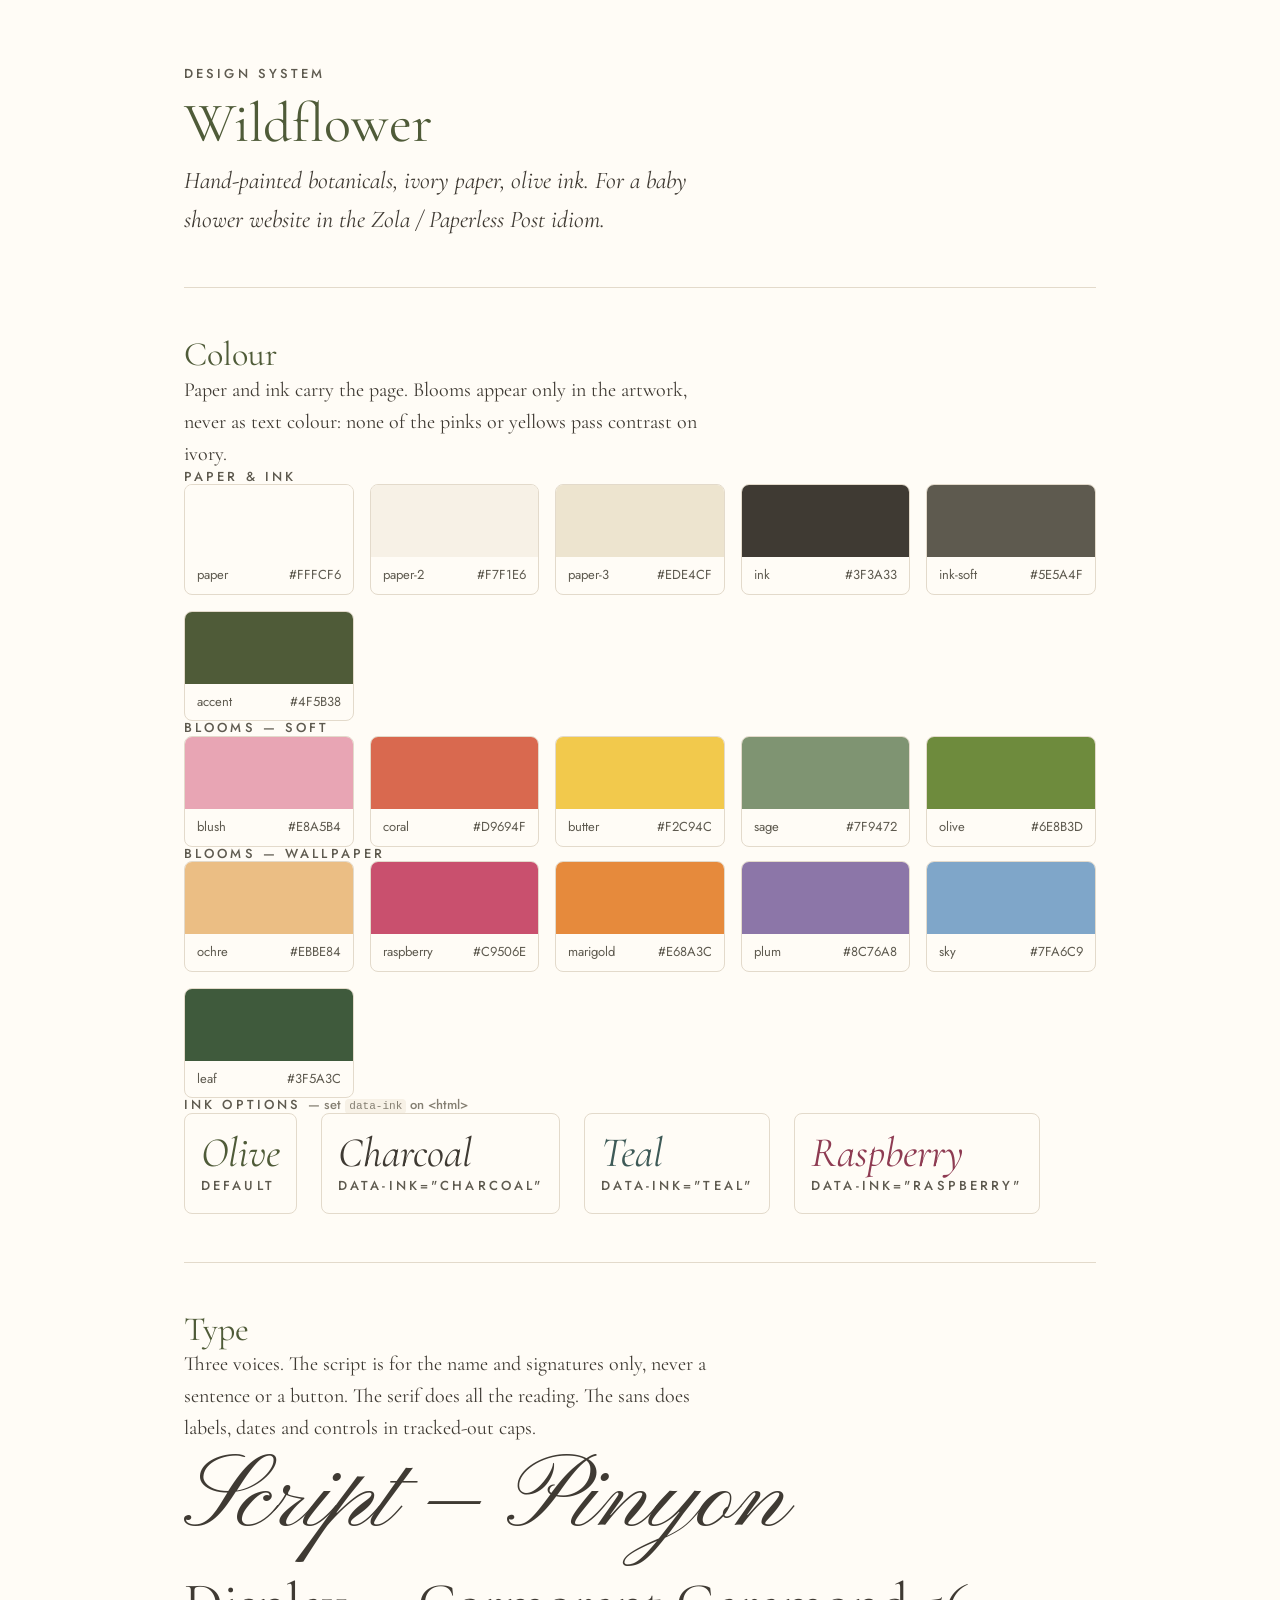
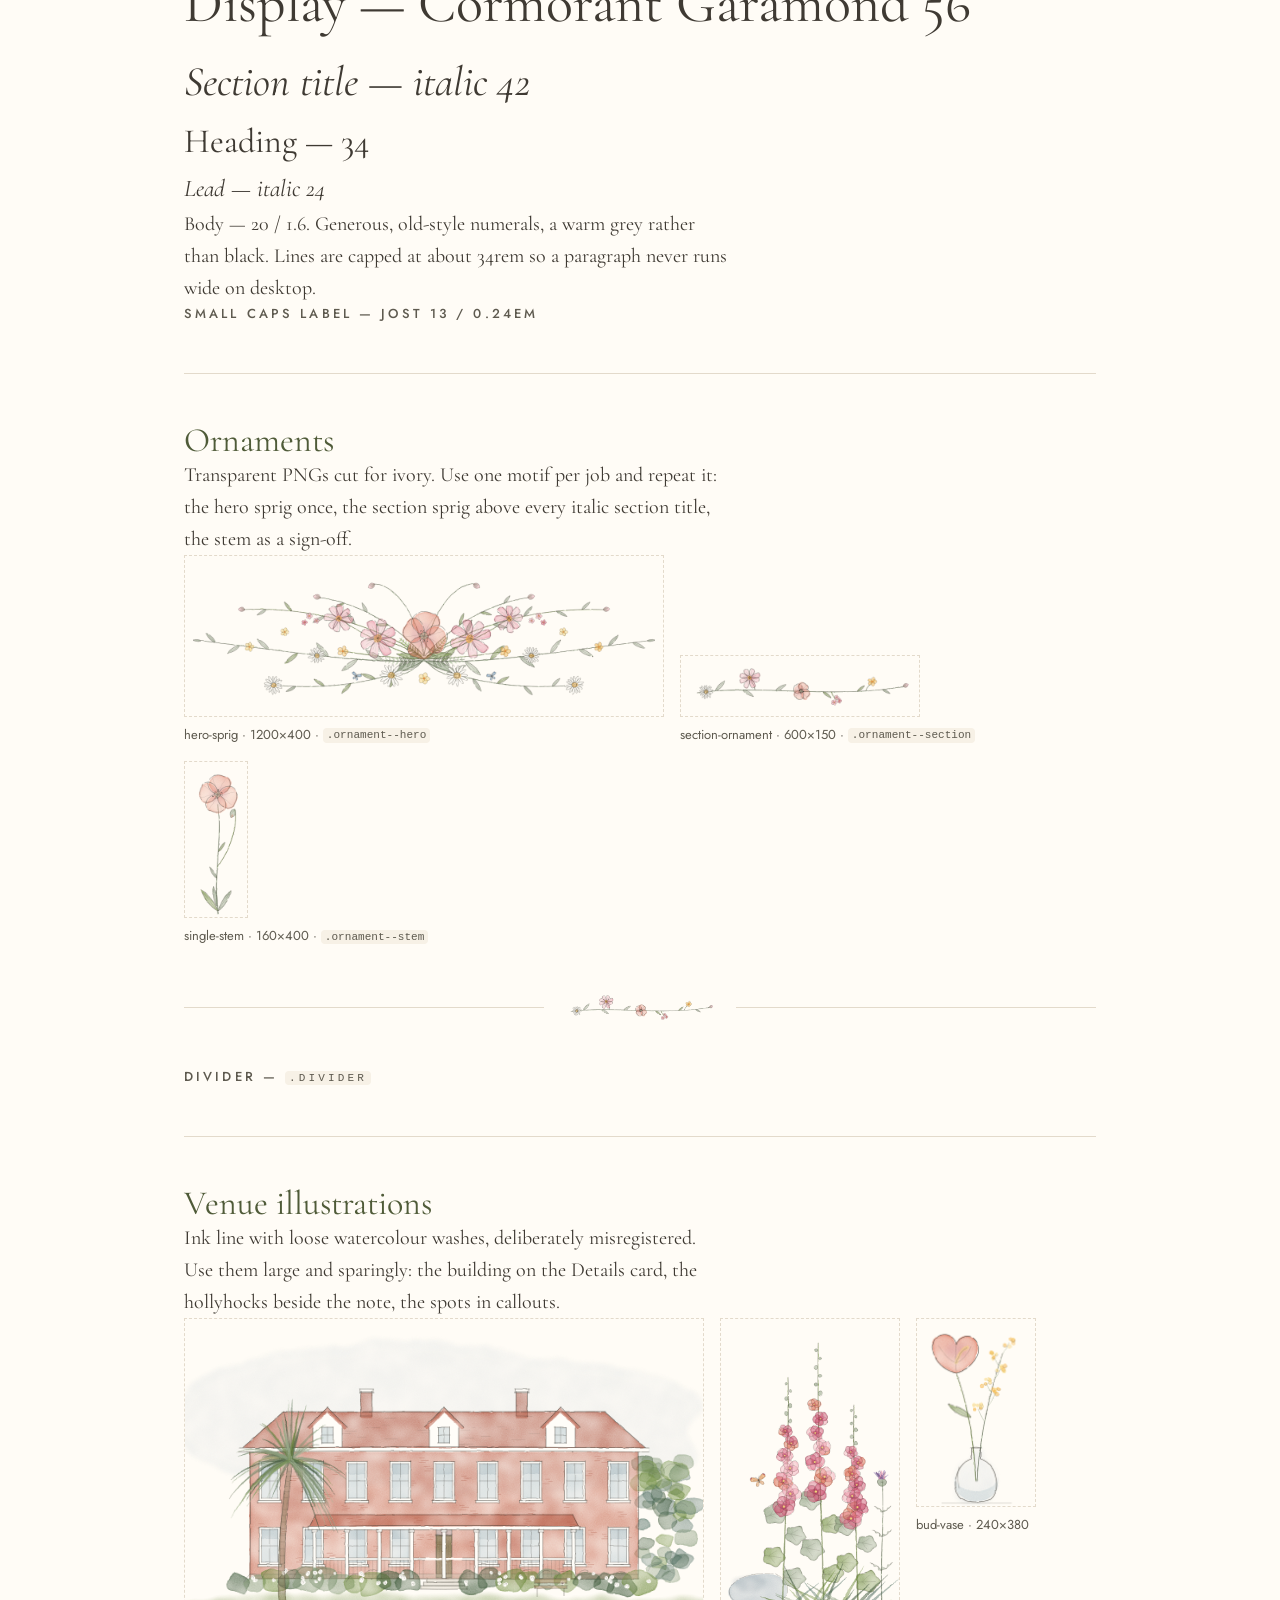
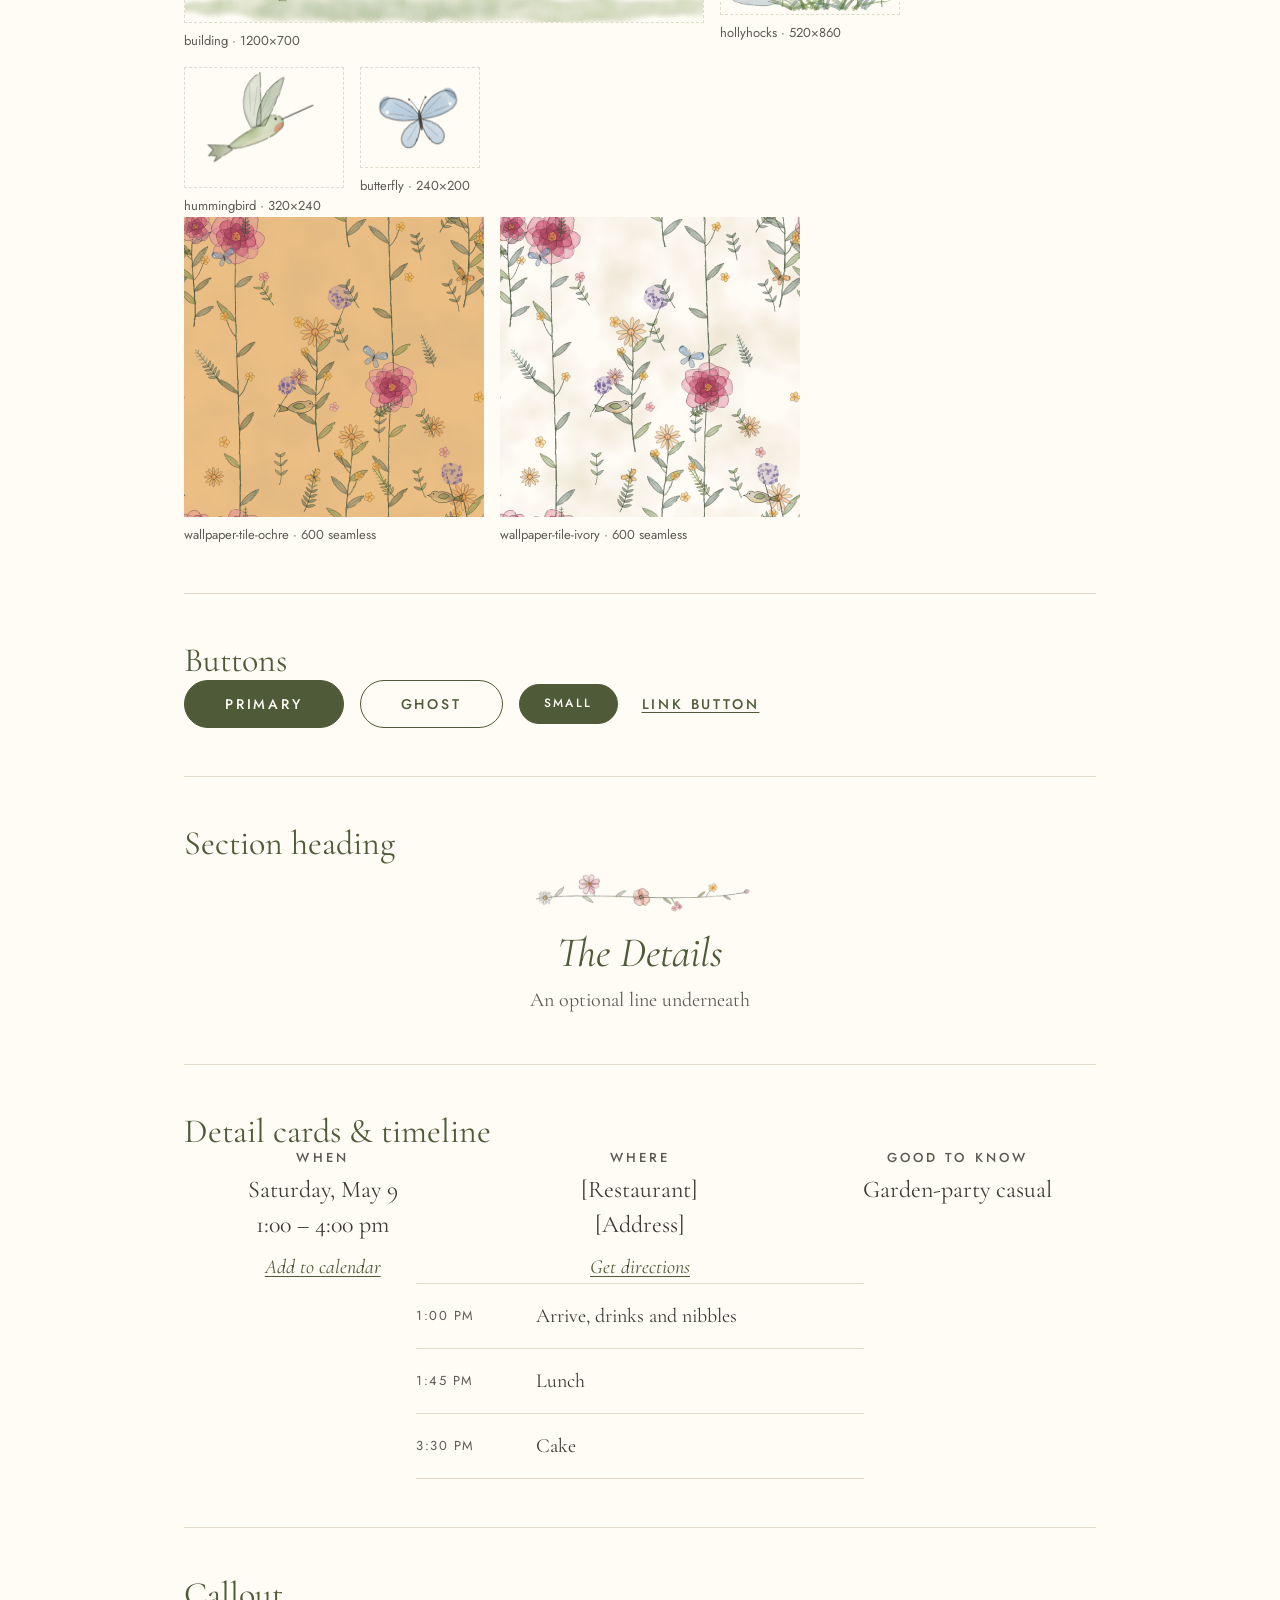
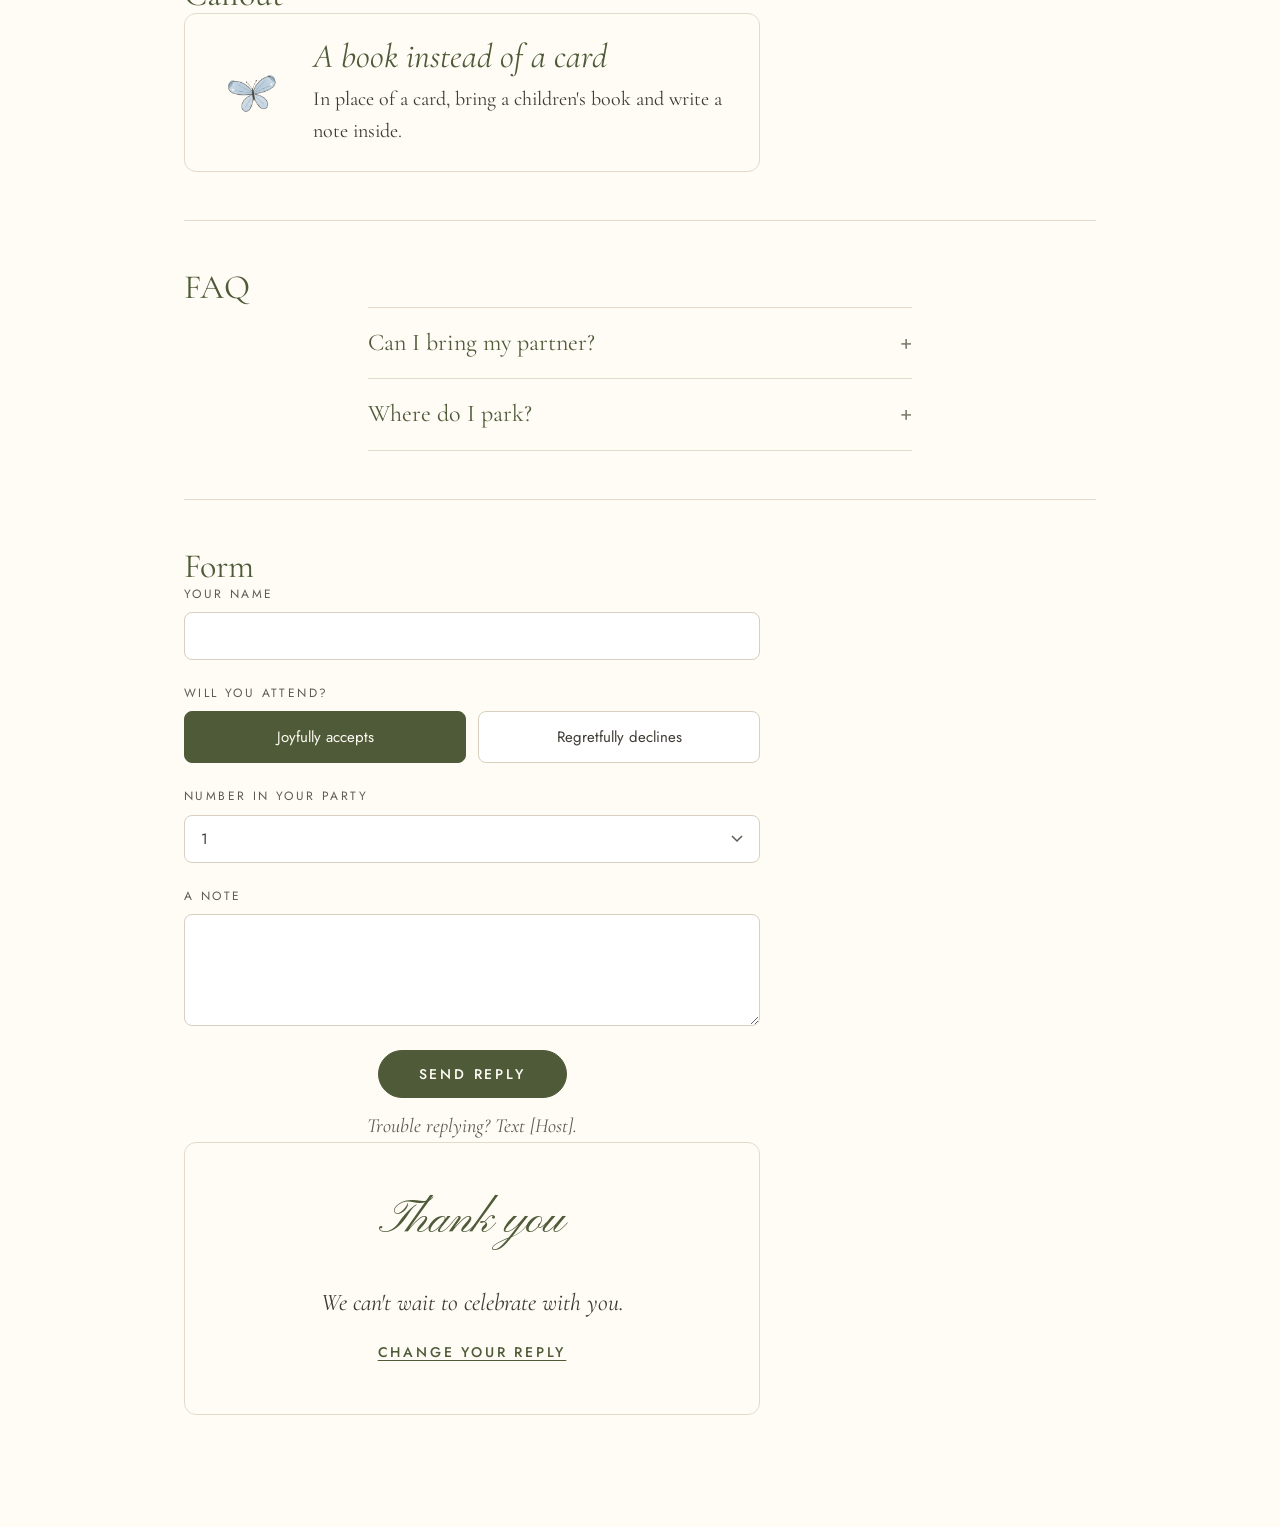
<file: design/index.html>
<!doctype html>
<html lang="en">
<head>
<meta charset="utf-8">
<meta name="viewport" content="width=device-width, initial-scale=1">
<title>Wildflower design system</title>
<link rel="preconnect" href="https://fonts.googleapis.com">
<link rel="preconnect" href="https://fonts.gstatic.com" crossorigin>
<link href="https://fonts.googleapis.com/css2?family=Cormorant+Garamond:ital,wght@0,400;0,500;1,400&family=Jost:wght@400;500&family=Pinyon+Script&display=swap" rel="stylesheet">
<link rel="stylesheet" href="tokens.css">
<link rel="stylesheet" href="base.css">
<link rel="stylesheet" href="components.css">
<style>
  .sg-section { padding-block: var(--space-12); border-top: 1px solid var(--rule); }
  .sg-grid { display: grid; grid-template-columns: repeat(auto-fill, minmax(150px, 1fr)); gap: var(--space-4); }
  .swatch { border-radius: var(--radius-sm); overflow: hidden; border: 1px solid var(--rule); font-family: var(--font-sans); font-size: 0.8125rem; }
  .swatch__chip { height: 72px; }
  .swatch__meta { padding: var(--space-2) var(--space-3); display: flex; justify-content: space-between; color: var(--ink-soft); }
  .sg-row { display: flex; flex-wrap: wrap; gap: var(--space-4); align-items: center; }
  .sg-asset { display: flex; flex-direction: column; gap: var(--space-2); font-family: var(--font-sans); font-size: 0.8125rem; color: var(--ink-soft); }
  .sg-asset img { border: 1px dashed var(--rule); }
  code { font-family: ui-monospace, Menlo, monospace; font-size: 0.85em; background: var(--paper-2); padding: 0.1em 0.35em; border-radius: 4px; }
  .sg-ink { display: flex; gap: var(--space-6); flex-wrap: wrap; }
  .sg-ink > div { padding: var(--space-4); border: 1px solid var(--rule); border-radius: var(--radius-sm); }
</style>
</head>
<body>
<main class="wrap stack" style="--stack-gap: 0; padding-block: var(--space-16)">
  <header class="stack stack--tight" style="padding-bottom: var(--space-12)">
    <p class="t-caps">Design system</p>
    <h1 class="t-display">Wildflower</h1>
    <p class="t-lead measure">Hand-painted botanicals, ivory paper, olive ink. For a baby shower website in the Zola / Paperless Post idiom.</p>
  </header>

  <section class="sg-section stack">
    <h2 class="t-heading">Colour</h2>
    <p class="measure">Paper and ink carry the page. Blooms appear only in the artwork, never as text colour: none of the pinks or yellows pass contrast on ivory.</p>
    <h3 class="t-caps">Paper &amp; ink</h3>
    <div class="sg-grid">
      <div class="swatch"><div class="swatch__chip" style="background: var(--paper)"></div><div class="swatch__meta"><span>paper</span><span>#FFFCF6</span></div></div>
      <div class="swatch"><div class="swatch__chip" style="background: var(--paper-2)"></div><div class="swatch__meta"><span>paper-2</span><span>#F7F1E6</span></div></div>
      <div class="swatch"><div class="swatch__chip" style="background: var(--paper-3)"></div><div class="swatch__meta"><span>paper-3</span><span>#EDE4CF</span></div></div>
      <div class="swatch"><div class="swatch__chip" style="background: var(--ink)"></div><div class="swatch__meta"><span>ink</span><span>#3F3A33</span></div></div>
      <div class="swatch"><div class="swatch__chip" style="background: var(--ink-soft)"></div><div class="swatch__meta"><span>ink-soft</span><span>#5E5A4F</span></div></div>
      <div class="swatch"><div class="swatch__chip" style="background: var(--accent)"></div><div class="swatch__meta"><span>accent</span><span>#4F5B38</span></div></div>
    </div>
    <h3 class="t-caps">Blooms — soft</h3>
    <div class="sg-grid">
      <div class="swatch"><div class="swatch__chip" style="background: var(--blush)"></div><div class="swatch__meta"><span>blush</span><span>#E8A5B4</span></div></div>
      <div class="swatch"><div class="swatch__chip" style="background: var(--coral)"></div><div class="swatch__meta"><span>coral</span><span>#D9694F</span></div></div>
      <div class="swatch"><div class="swatch__chip" style="background: var(--butter)"></div><div class="swatch__meta"><span>butter</span><span>#F2C94C</span></div></div>
      <div class="swatch"><div class="swatch__chip" style="background: var(--sage)"></div><div class="swatch__meta"><span>sage</span><span>#7F9472</span></div></div>
      <div class="swatch"><div class="swatch__chip" style="background: var(--olive)"></div><div class="swatch__meta"><span>olive</span><span>#6E8B3D</span></div></div>
    </div>
    <h3 class="t-caps">Blooms — wallpaper</h3>
    <div class="sg-grid">
      <div class="swatch"><div class="swatch__chip" style="background: var(--wp-ochre)"></div><div class="swatch__meta"><span>ochre</span><span>#EBBE84</span></div></div>
      <div class="swatch"><div class="swatch__chip" style="background: var(--wp-raspberry)"></div><div class="swatch__meta"><span>raspberry</span><span>#C9506E</span></div></div>
      <div class="swatch"><div class="swatch__chip" style="background: var(--wp-marigold)"></div><div class="swatch__meta"><span>marigold</span><span>#E68A3C</span></div></div>
      <div class="swatch"><div class="swatch__chip" style="background: var(--wp-plum)"></div><div class="swatch__meta"><span>plum</span><span>#8C76A8</span></div></div>
      <div class="swatch"><div class="swatch__chip" style="background: var(--wp-sky)"></div><div class="swatch__meta"><span>sky</span><span>#7FA6C9</span></div></div>
      <div class="swatch"><div class="swatch__chip" style="background: var(--wp-leaf)"></div><div class="swatch__meta"><span>leaf</span><span>#3F5A3C</span></div></div>
    </div>
    <h3 class="t-caps">Ink options <span class="t-mute" style="text-transform: none; letter-spacing: 0">— set <code>data-ink</code> on &lt;html&gt;</span></h3>
    <div class="sg-ink">
      <div><h2 class="t-title">Olive</h2><p class="t-caps">default</p></div>
      <div data-ink="charcoal"><h2 class="t-title">Charcoal</h2><p class="t-caps">data-ink="charcoal"</p></div>
      <div data-ink="teal"><h2 class="t-title">Teal</h2><p class="t-caps">data-ink="teal"</p></div>
      <div data-ink="raspberry"><h2 class="t-title">Raspberry</h2><p class="t-caps">data-ink="raspberry"</p></div>
    </div>
  </section>

  <section class="sg-section stack">
    <h2 class="t-heading">Type</h2>
    <p class="measure">Three voices. The script is for the name and signatures only, never a sentence or a button. The serif does all the reading. The sans does labels, dates and controls in tracked-out caps.</p>
    <p class="t-script">Script — Pinyon</p>
    <p class="t-display">Display — Cormorant Garamond 56</p>
    <p class="t-title">Section title — italic 42</p>
    <p class="t-heading">Heading — 34</p>
    <p class="t-lead">Lead — italic 24</p>
    <p class="t-body measure">Body — 20 / 1.6. Generous, old-style numerals, a warm grey rather than black. Lines are capped at about 34rem so a paragraph never runs wide on desktop.</p>
    <p class="t-caps">Small caps label — Jost 13 / 0.24em</p>
  </section>

  <section class="sg-section stack">
    <h2 class="t-heading">Ornaments</h2>
    <p class="measure">Transparent PNGs cut for ivory. Use one motif per job and repeat it: the hero sprig once, the section sprig above every italic section title, the stem as a sign-off.</p>
    <div class="sg-row" style="align-items: flex-end">
      <div class="sg-asset"><img src="../assets/ornaments/hero-sprig.png" alt="" style="width: 480px"><span>hero-sprig · 1200×400 · <code>.ornament--hero</code></span></div>
      <div class="sg-asset"><img src="../assets/ornaments/section-ornament.png" alt="" style="width: 240px"><span>section-ornament · 600×150 · <code>.ornament--section</code></span></div>
      <div class="sg-asset"><img src="../assets/ornaments/single-stem.png" alt="" style="width: 64px"><span>single-stem · 160×400 · <code>.ornament--stem</code></span></div>
    </div>
    <div class="divider"><img class="ornament ornament--section" src="../assets/ornaments/section-ornament.png" alt=""></div>
    <p class="t-caps">Divider — <code>.divider</code></p>
  </section>

  <section class="sg-section stack">
    <h2 class="t-heading">Venue illustrations</h2>
    <p class="measure">Ink line with loose watercolour washes, deliberately misregistered. Use them large and sparingly: the building on the Details card, the hollyhocks beside the note, the spots in callouts.</p>
    <div class="sg-row" style="align-items: flex-start">
      <div class="sg-asset"><img src="../assets/illustrations/building.png" alt="" style="width: 520px"><span>building · 1200×700</span></div>
      <div class="sg-asset"><img src="../assets/illustrations/hollyhocks.png" alt="" style="width: 180px"><span>hollyhocks · 520×860</span></div>
      <div class="sg-asset"><img src="../assets/illustrations/bud-vase.png" alt="" style="width: 120px"><span>bud-vase · 240×380</span></div>
      <div class="sg-asset"><img src="../assets/illustrations/hummingbird.png" alt="" style="width: 160px"><span>hummingbird · 320×240</span></div>
      <div class="sg-asset"><img src="../assets/illustrations/butterfly.png" alt="" style="width: 120px"><span>butterfly · 240×200</span></div>
    </div>
    <div class="sg-row" style="align-items: flex-start">
      <div class="sg-asset"><div style="width: 300px; height: 300px; background: url('../assets/illustrations/wallpaper-tile-ochre.png') 0 0 / 300px"></div><span>wallpaper-tile-ochre · 600 seamless</span></div>
      <div class="sg-asset"><div style="width: 300px; height: 300px; background: url('../assets/illustrations/wallpaper-tile-ivory.png') 0 0 / 300px"></div><span>wallpaper-tile-ivory · 600 seamless</span></div>
    </div>
  </section>

  <section class="sg-section stack">
    <h2 class="t-heading">Buttons</h2>
    <div class="sg-row">
      <a class="btn" href="#">Primary</a>
      <a class="btn btn--ghost" href="#">Ghost</a>
      <a class="btn btn--small" href="#">Small</a>
      <button class="btn btn--link" type="button">Link button</button>
    </div>
  </section>

  <section class="sg-section stack">
    <h2 class="t-heading">Section heading</h2>
    <div class="section-head">
      <img class="ornament ornament--section" src="../assets/ornaments/section-ornament.png" alt="">
      <h2 class="t-title">The Details</h2>
      <p class="section-head__sub">An optional line underneath</p>
    </div>
  </section>

  <section class="sg-section stack">
    <h2 class="t-heading">Detail cards &amp; timeline</h2>
    <div class="details">
      <div class="detail"><h3 class="t-caps">When</h3><p class="detail__value">Saturday, May 9<br>1:00 – 4:00 pm</p><a class="detail__link" href="#">Add to calendar</a></div>
      <div class="detail"><h3 class="t-caps">Where</h3><p class="detail__value">[Restaurant]<br>[Address]</p><a class="detail__link" href="#">Get directions</a></div>
      <div class="detail"><h3 class="t-caps">Good to know</h3><p class="detail__value">Garden-party casual</p></div>
    </div>
    <ol class="timeline">
      <li class="timeline__item"><span class="timeline__time">1:00 pm</span><span class="timeline__what">Arrive, drinks and nibbles</span></li>
      <li class="timeline__item"><span class="timeline__time">1:45 pm</span><span class="timeline__what">Lunch</span></li>
      <li class="timeline__item"><span class="timeline__time">3:30 pm</span><span class="timeline__what">Cake</span></li>
    </ol>
  </section>

  <section class="sg-section stack">
    <h2 class="t-heading">Callout</h2>
    <div class="callout">
      <img class="callout__art" src="../assets/illustrations/butterfly.png" alt="">
      <div class="stack stack--tight"><h3 class="callout__title">A book instead of a card</h3><p>In place of a card, bring a children's book and write a note inside.</p></div>
    </div>
  </section>

  <section class="sg-section stack">
    <h2 class="t-heading">FAQ</h2>
    <div class="faq">
      <details class="faq__item"><summary class="faq__q">Can I bring my partner?</summary><div class="faq__a">Yes, everyone's welcome.</div></details>
      <details class="faq__item"><summary class="faq__q">Where do I park?</summary><div class="faq__a">Street parking, or the lot behind the building.</div></details>
    </div>
  </section>

  <section class="sg-section stack">
    <h2 class="t-heading">Form</h2>
    <form class="form" style="max-width: 36rem" onsubmit="return false">
      <div class="field"><label class="field__label" for="d-name">Your name</label><input class="input" id="d-name" type="text"></div>
      <fieldset class="field"><legend class="field__label">Will you attend?</legend>
        <div class="choices">
          <label class="choice"><input type="radio" name="d-attend" checked><span class="choice__label">Joyfully accepts</span></label>
          <label class="choice"><input type="radio" name="d-attend"><span class="choice__label">Regretfully declines</span></label>
        </div>
      </fieldset>
      <div class="field"><label class="field__label" for="d-guests">Number in your party</label><select class="select" id="d-guests"><option>1</option><option>2</option></select></div>
      <div class="field"><label class="field__label" for="d-note">A note</label><textarea class="textarea" id="d-note" rows="3"></textarea></div>
      <div class="form__actions"><button class="btn" type="submit">Send reply</button><p class="form__fallback">Trouble replying? Text [Host].</p></div>
    </form>
    <div class="confirm" style="max-width: 36rem"><p class="confirm__title">Thank you</p><p class="t-lead">We can't wait to celebrate with you.</p><button class="btn btn--link" type="button">Change your reply</button></div>
  </section>
</main>
</body>
</html>
</file>
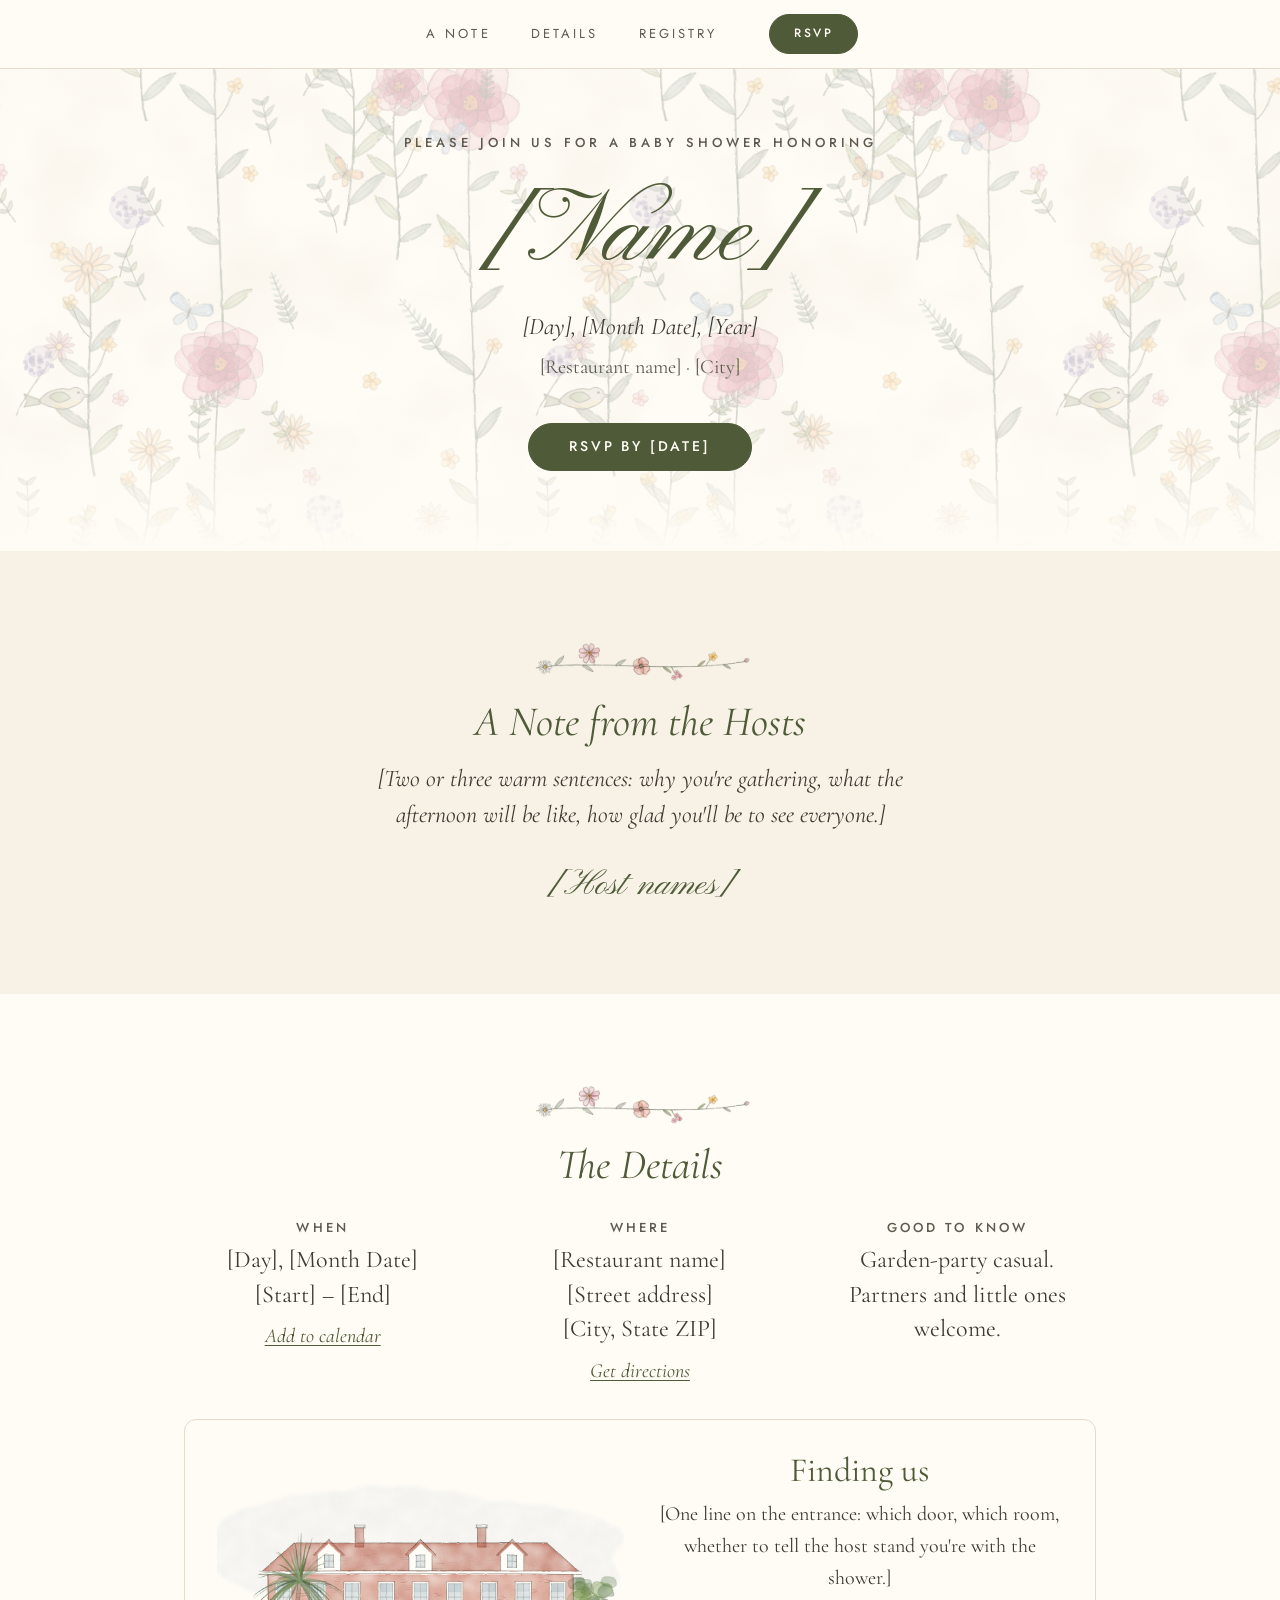
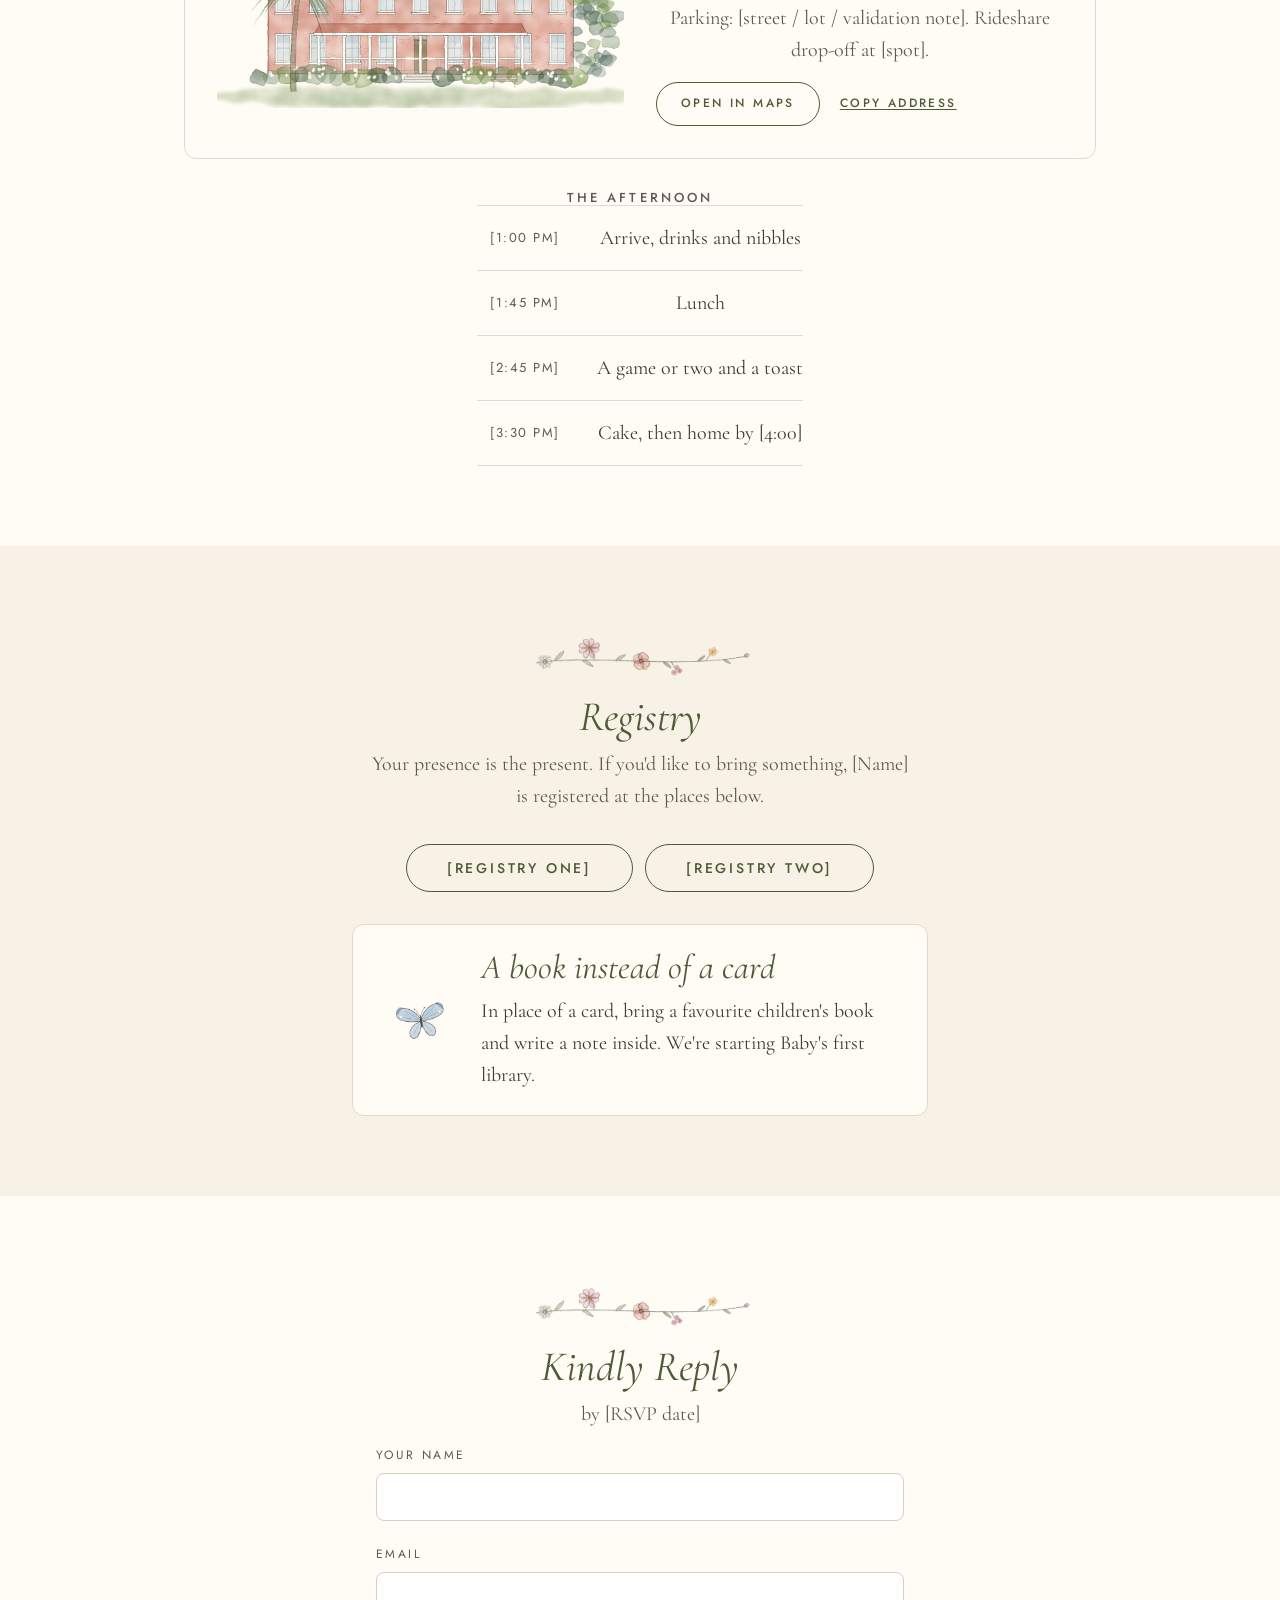
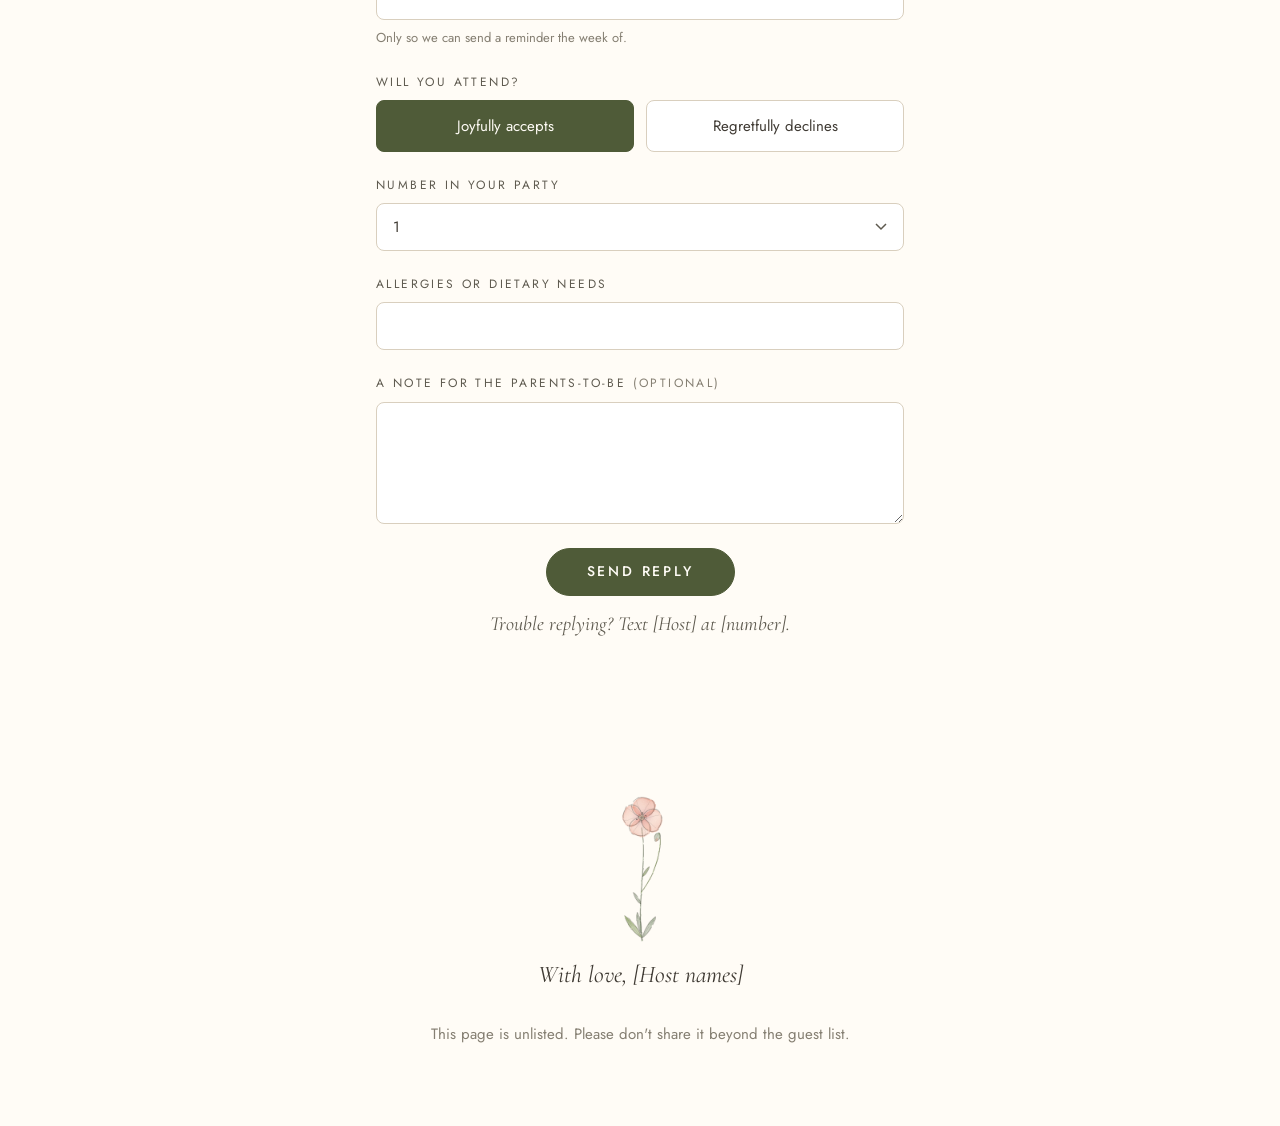
<file: site/index.html>
<!doctype html>
<html lang="en" data-ink="olive">
<head>
<meta charset="utf-8">
<meta name="viewport" content="width=device-width, initial-scale=1">
<meta name="robots" content="noindex">
<title>Baby shower for [Name]</title>
<link rel="preconnect" href="https://fonts.googleapis.com">
<link rel="preconnect" href="https://fonts.gstatic.com" crossorigin>
<link href="https://fonts.googleapis.com/css2?family=Cormorant+Garamond:ital,wght@0,400;0,500;1,400&family=Jost:wght@400;500&family=Pinyon+Script&display=swap" rel="stylesheet">
<link rel="stylesheet" href="../design/tokens.css">
<link rel="stylesheet" href="../design/base.css">
<link rel="stylesheet" href="../design/components.css">
</head>
<body>

<nav class="nav" aria-label="Sections">
  <a class="nav__link" href="#note">A Note</a>
  <a class="nav__link" href="#details">Details</a>
  <a class="nav__link" href="#registry">Registry</a>
  <a class="btn btn--small nav__cta" href="#rsvp">RSVP</a>
</nav>

<header class="cover cover--papered" id="top">
  <p class="t-caps t-caps--wide">Please join us for a baby shower honoring</p>
  <img class="ornament ornament--hero" src="../assets/ornaments/hero-sprig.png" srcset="../assets/ornaments/hero-sprig.png 1x, ../assets/ornaments/hero-sprig@2x.png 2x" alt="" width="1200" height="400">
  <h1 class="t-script cover__name">[Name]</h1>
  <p class="cover__date">[Day], [Month Date], [Year]</p>
  <p class="cover__place">[Restaurant name] · [City]</p>
  <a class="btn cover__cta" href="#rsvp">RSVP by [date]</a>
</header>

<section class="band band--alt" id="note">
  <div class="wrap stack center">
    <div class="section-head">
      <img class="ornament ornament--section" src="../assets/ornaments/section-ornament.png" srcset="../assets/ornaments/section-ornament.png 1x, ../assets/ornaments/section-ornament@2x.png 2x" alt="" width="600" height="150">
      <h2 class="t-title">A Note from the Hosts</h2>
    </div>
    <div class="note">
      <p class="note__body">[Two or three warm sentences: why you're gathering, what the afternoon will be like, how glad you'll be to see everyone.]</p>
      <p class="note__sign">[Host names]</p>
    </div>
  </div>
</section>

<section class="band" id="details">
  <div class="wrap stack stack--loose center">
    <div class="section-head">
      <img class="ornament ornament--section" src="../assets/ornaments/section-ornament.png" alt="" width="600" height="150">
      <h2 class="t-title">The Details</h2>
    </div>
    <div class="details">
      <div class="detail">
        <h3 class="t-caps">When</h3>
        <p class="detail__value">[Day], [Month Date]<br>[Start] – [End]</p>
        <a class="detail__link" href="#">Add to calendar</a>
      </div>
      <div class="detail">
        <h3 class="t-caps">Where</h3>
        <p class="detail__value">[Restaurant name]<br>[Street address]<br>[City, State ZIP]</p>
        <a class="detail__link" href="#">Get directions</a>
      </div>
      <div class="detail">
        <h3 class="t-caps">Good to know</h3>
        <p class="detail__value">Garden-party casual.<br>Partners and little ones welcome.</p>
      </div>
    </div>

    <div class="venue">
      <img class="venue__art" src="../assets/illustrations/building.png" srcset="../assets/illustrations/building.png 1x, ../assets/illustrations/building@2x.png 2x" alt="Ink and watercolor sketch of the venue: a two-storey red-brick building with a white columned porch, three dormer windows and a palm tree out front" width="1200" height="700">
      <div class="stack stack--tight">
        <h3 class="t-heading">Finding us</h3>
        <p>[One line on the entrance: which door, which room, whether to tell the host stand you're with the shower.]</p>
        <p class="t-soft">Parking: [street / lot / validation note]. Rideshare drop-off at [spot].</p>
        <div class="venue__actions">
          <a class="btn btn--ghost btn--small" href="#">Open in Maps</a>
          <button class="btn btn--link btn--small" type="button">Copy address</button>
        </div>
      </div>
    </div>

    <div class="stack center">
      <h3 class="t-caps">The afternoon</h3>
      <ol class="timeline">
        <li class="timeline__item"><span class="timeline__time">[1:00 pm]</span><span class="timeline__what">Arrive, drinks and nibbles</span></li>
        <li class="timeline__item"><span class="timeline__time">[1:45 pm]</span><span class="timeline__what">Lunch</span></li>
        <li class="timeline__item"><span class="timeline__time">[2:45 pm]</span><span class="timeline__what">A game or two and a toast</span></li>
        <li class="timeline__item"><span class="timeline__time">[3:30 pm]</span><span class="timeline__what">Cake, then home by [4:00]</span></li>
      </ol>
    </div>
  </div>
</section>

<section class="band band--alt" id="registry">
  <div class="wrap stack stack--loose center">
    <div class="section-head">
      <img class="ornament ornament--section" src="../assets/ornaments/section-ornament.png" alt="" width="600" height="150">
      <h2 class="t-title">Registry</h2>
      <p class="section-head__sub measure">Your presence is the present. If you'd like to bring something, [Name] is registered at the places below.</p>
    </div>
    <div class="registry">
      <a class="btn btn--ghost" href="#">[Registry one]</a>
      <a class="btn btn--ghost" href="#">[Registry two]</a>
    </div>
    <div class="callout">
      <img class="callout__art" src="../assets/illustrations/butterfly.png" alt="" width="240" height="200">
      <div class="stack stack--tight">
        <h3 class="callout__title">A book instead of a card</h3>
        <p>In place of a card, bring a favourite children's book and write a note inside. We're starting Baby's first library.</p>
      </div>
    </div>
  </div>
</section>

<section class="band" id="rsvp">
  <div class="wrap wrap--narrow stack center">
    <div class="section-head">
      <img class="ornament ornament--section" src="../assets/ornaments/section-ornament.png" alt="" width="600" height="150">
      <h2 class="t-title">Kindly Reply</h2>
      <p class="section-head__sub">by [RSVP date]</p>
    </div>

    <form class="form" id="rsvp-form" novalidate>
      <div class="field">
        <label class="field__label" for="f-name">Your name</label>
        <input class="input" id="f-name" name="name" type="text" autocomplete="name" required>
      </div>
      <div class="field">
        <label class="field__label" for="f-email">Email</label>
        <input class="input" id="f-email" name="email" type="email" autocomplete="email">
        <p class="field__hint">Only so we can send a reminder the week of.</p>
      </div>
      <fieldset class="field">
        <legend class="field__label">Will you attend?</legend>
        <div class="choices">
          <label class="choice"><input type="radio" name="attend" value="yes" checked><span class="choice__label">Joyfully accepts</span></label>
          <label class="choice"><input type="radio" name="attend" value="no"><span class="choice__label">Regretfully declines</span></label>
        </div>
      </fieldset>
      <div class="field" data-when="yes">
        <label class="field__label" for="f-guests">Number in your party</label>
        <select class="select" id="f-guests" name="guests"><option>1</option><option>2</option><option>3</option><option>4</option></select>
      </div>
      <div class="field" data-when="yes">
        <label class="field__label" for="f-diet">Allergies or dietary needs</label>
        <input class="input" id="f-diet" name="diet" type="text">
      </div>
      <div class="field">
        <label class="field__label" for="f-note">A note for the parents-to-be <span class="t-mute">(optional)</span></label>
        <textarea class="textarea" id="f-note" name="note" rows="4"></textarea>
      </div>
      <div class="form__actions">
        <button class="btn" type="submit">Send reply</button>
        <p class="form__fallback">Trouble replying? Text [Host] at [number].</p>
      </div>
    </form>

    <div class="confirm" id="rsvp-confirm" hidden role="status">
      <p class="confirm__title">Thank you</p>
      <p class="t-lead" id="rsvp-confirm-msg">We can't wait to celebrate with you.</p>
      <button class="btn btn--link" type="button" id="rsvp-edit">Change your reply</button>
    </div>
  </div>
</section>

<footer class="footer wrap">
  <img class="ornament ornament--stem" src="../assets/ornaments/single-stem.png" srcset="../assets/ornaments/single-stem.png 1x, ../assets/ornaments/single-stem@2x.png 2x" alt="" width="160" height="400">
  <p class="footer__sign">With love, [Host names]</p>
  <p class="footer__meta">This page is unlisted. Please don't share it beyond the guest list.</p>
</footer>

<script>
// Show guest-count and dietary fields only when accepting; swap in the confirmation on submit.
(function () {
  var form = document.getElementById('rsvp-form');
  var confirmBox = document.getElementById('rsvp-confirm');
  var msg = document.getElementById('rsvp-confirm-msg');
  var when = form.querySelectorAll('[data-when="yes"]');
  function sync() {
    var yes = form.attend.value === 'yes';
    when.forEach(function (el) { el.hidden = !yes; });
  }
  form.addEventListener('change', sync);
  sync();
  form.addEventListener('submit', function (e) {
    e.preventDefault();
    var name = form.elements.name;
    if (!name.value.trim()) { name.setAttribute('aria-invalid', 'true'); name.focus(); return; }
    name.removeAttribute('aria-invalid');
    // TODO: POST the FormData to your RSVP endpoint here (see design/README.md › Collecting RSVPs).
    msg.textContent = form.attend.value === 'yes' ? "We can't wait to celebrate with you." : "You'll be missed. Thank you for letting us know.";
    form.hidden = true; confirmBox.hidden = false; confirmBox.focus();
  });
  document.getElementById('rsvp-edit').addEventListener('click', function () { confirmBox.hidden = true; form.hidden = false; form.elements.name.focus(); });
})();
</script>
</body>
</html>
</file>
<file: design/tokens.css>
/* Wildflower — design tokens
   One source of truth for colour, type, spacing and radii.
   Everything else in /design and /site reads from these variables. */

:root {
  /* ---- Paper & ink ---- */
  --paper: #FFFCF6;          /* ivory page ground — all ornaments are cut for this */
  --paper-2: #F7F1E6;        /* warmer band for alternating sections */
  --paper-3: #EDE4CF;        /* deepest cream: cards on paper-2, table rules */
  --ink: #3F3A33;            /* body text, line art */
  --ink-soft: #5E5A4F;       /* secondary text, labels, nav */
  --ink-mute: #857F72;       /* captions, placeholders — AA on paper at 14px+ */
  --rule: #E3DACB;           /* hairlines, input borders */

  /* ---- Accent (display type, buttons) ---- */
  --accent: #4F5B38;         /* deep olive ink — the default heading colour */
  --accent-hover: #36402A;
  --accent-ink: #FFFCF6;     /* text on accent */

  /* ---- Bloom palette: 'soft' (the brief) ---- */
  --blush: #E8A5B4;
  --blush-light: #F3CAD3;
  --blush-deep: #D98A9C;
  --coral: #D9694F;
  --coral-light: #E8917A;
  --coral-deep: #BF5640;
  --butter: #F2C94C;
  --butter-light: #F7DC8A;
  --butter-deep: #E2AE36;
  --sage: #7F9472;
  --sage-light: #A3B396;
  --olive: #6E8B3D;
  --olive-deep: #556E2E;

  /* ---- Wallpaper palette (the restaurant's wall) ---- */
  --wp-ochre: #EBBE84;
  --wp-raspberry: #C9506E;
  --wp-raspberry-deep: #A63D5A;
  --wp-marigold: #E68A3C;
  --wp-plum: #8C76A8;
  --wp-sky: #7FA6C9;
  --wp-leaf: #3F5A3C;
  --wp-teal: #4E6E62;

  /* ---- Type ---- */
  --font-script: 'Pinyon Script', 'Snell Roundhand', cursive;
  --font-serif: 'Cormorant Garamond', 'Cormorant', Georgia, 'Times New Roman', serif;
  --font-sans: 'Jost', 'Futura', 'Avenir Next', system-ui, sans-serif;

  --text-xs: 0.8125rem;      /* 13px  small caps labels, nav */
  --text-sm: 0.9375rem;      /* 15px  form text */
  --text-md: 1.25rem;        /* 20px  serif body */
  --text-lg: 1.5rem;         /* 24px  lead / italic lines */
  --text-xl: 2.125rem;       /* 34px  h3 */
  --text-2xl: 2.625rem;      /* 42px  h2 italic section titles */
  --text-3xl: 3.5rem;        /* 56px  h1 serif */
  --text-script: clamp(3.5rem, 11vw, 6.5rem); /* the name */

  --leading-tight: 1.1;
  --leading-body: 1.6;
  --tracking-caps: 0.24em;
  --tracking-caps-wide: 0.3em;

  /* ---- Space (4px base) ---- */
  --space-1: 0.25rem;
  --space-2: 0.5rem;
  --space-3: 0.75rem;
  --space-4: 1rem;
  --space-6: 1.5rem;
  --space-8: 2rem;
  --space-10: 2.5rem;
  --space-12: 3rem;
  --space-16: 4rem;
  --space-20: 5rem;
  --space-24: 6rem;

  /* ---- Shape ---- */
  --radius-sm: 8px;
  --radius-md: 12px;
  --radius-pill: 999px;
  --shadow-card: 0 1px 2px rgba(60, 50, 30, 0.08), 0 18px 48px rgba(60, 50, 30, 0.12);

  /* ---- Layout ---- */
  --measure: 34rem;          /* max line length for body copy */
  --content: 60rem;          /* 960px content column */
  --gutter: var(--space-6);

  /* ---- Controls ---- */
  --tap: 48px;               /* minimum interactive height */
  --focus: 2px solid var(--accent);
}

/* Alternate ink colours. Set data-ink on <html> or any section. */
[data-ink="charcoal"]  { --accent: #3F3A33; --accent-hover: #241F1A; }
[data-ink="teal"]      { --accent: #3E5A57; --accent-hover: #2A403E; }
[data-ink="raspberry"] { --accent: #8E3B52; --accent-hover: #6E2B3E; }

/* Ornament colourway. Set data-palette="wallpaper" to use the warmer set. */
:root { --ornament-suffix: ''; }
[data-palette="wallpaper"] { --ornament-suffix: '-wallpaper'; }
</file>
<file: design/base.css>
/* Wildflower — base styles
   Resets, type, and the small set of utilities the components rely on. */

*, *::before, *::after { box-sizing: border-box; }

html { -webkit-text-size-adjust: 100%; }

body {
  margin: 0;
  background: var(--paper);
  color: var(--ink);
  font-family: var(--font-serif);
  font-size: var(--text-md);
  line-height: var(--leading-body);
  font-feature-settings: 'liga', 'kern';
  -webkit-font-smoothing: antialiased;
}

img, svg { display: block; max-width: 100%; height: auto; }

[hidden] { display: none !important; }

a { color: var(--accent); text-decoration-thickness: 1px; text-underline-offset: 0.15em; }
a:hover { color: var(--accent-hover); }

:focus-visible { outline: var(--focus); outline-offset: 3px; border-radius: 2px; }

button, input, select, textarea { font: inherit; color: inherit; }

/* ---- Type scale ---- */
h1, h2, h3, h4 { margin: 0; font-weight: 400; line-height: var(--leading-tight); color: var(--accent); }

.t-script  { font-family: var(--font-script); font-size: var(--text-script); line-height: 1.1; }
.t-display { font-size: var(--text-3xl); }
.t-title   { font-size: var(--text-2xl); font-style: italic; }       /* section titles */
.t-heading { font-size: var(--text-xl); }
.t-lead    { font-size: var(--text-lg); font-style: italic; }
.t-body    { font-size: var(--text-md); }

/* Small caps label: the sans, tracked out, uppercase */
.t-caps {
  font-family: var(--font-sans);
  font-size: var(--text-xs);
  font-weight: 500;
  letter-spacing: var(--tracking-caps);
  text-transform: uppercase;
  color: var(--ink-soft);
}
.t-caps--wide { letter-spacing: var(--tracking-caps-wide); }

.t-soft { color: var(--ink-soft); }
.t-mute { color: var(--ink-mute); }
.t-center { text-align: center; }
.measure { max-width: var(--measure); }

p { margin: 0; }
p + p { margin-top: var(--space-4); }

/* ---- Layout ---- */
.wrap { width: 100%; max-width: var(--content); margin-inline: auto; padding-inline: var(--gutter); }
.wrap--narrow { max-width: 36rem; }

.stack { display: flex; flex-direction: column; }
.stack > * + * { margin-top: var(--stack-gap, var(--space-4)); }
.stack--tight { --stack-gap: var(--space-2); }
.stack--loose { --stack-gap: var(--space-8); }
.center { align-items: center; text-align: center; }

.band { padding-block: var(--space-20); }
.band--alt { background: var(--paper-2); }
@media (max-width: 600px) { .band { padding-block: var(--space-16); } }

.visually-hidden {
  position: absolute; width: 1px; height: 1px; margin: -1px; padding: 0;
  overflow: hidden; clip: rect(0 0 0 0); white-space: nowrap; border: 0;
}

@media (prefers-reduced-motion: reduce) {
  *, *::before, *::after { animation: none !important; transition: none !important; scroll-behavior: auto !important; }
}
</file>
<file: design/components.css>
/* Wildflower — components
   Class names are BEM-ish: .block, .block__part, .block--variant.
   Every component reads colour/type/space from tokens.css. */

/* ---------- Ornaments ---------- */
/* Transparent PNGs from /assets/ornaments. Width is set per use; height follows. */
.ornament { margin-inline: auto; }
.ornament--hero    { width: min(100%, 760px); aspect-ratio: 3 / 1; }
.ornament--section { width: 240px; aspect-ratio: 4 / 1; }
.ornament--stem    { width: 64px;  aspect-ratio: 2 / 5; }
@media (max-width: 600px) { .ornament--section { width: 200px; } }

/* Divider: hairline with a sprig sitting in it */
.divider { display: flex; align-items: center; gap: var(--space-4); margin-block: var(--space-10); color: var(--rule); }
.divider::before, .divider::after { content: ''; flex: 1; height: 1px; background: currentColor; }
.divider .ornament--section { width: 160px; }

/* ---------- Nav ---------- */
.nav {
  position: sticky; top: 0; z-index: 10;
  display: flex; flex-wrap: wrap; align-items: center; justify-content: center; gap: var(--space-2) var(--space-8);
  padding: var(--space-3) var(--gutter);
  background: color-mix(in srgb, var(--paper) 92%, transparent);
  backdrop-filter: blur(6px);
  border-bottom: 1px solid var(--rule);
}
.nav__link {
  display: inline-flex; align-items: center; min-height: 44px; padding-inline: var(--space-1);
  font-family: var(--font-sans); font-size: var(--text-xs); letter-spacing: var(--tracking-caps); text-transform: uppercase;
  color: var(--ink-soft); text-decoration: none;
}
.nav__link:hover, .nav__link[aria-current="true"] { color: var(--accent); }
.nav__cta { margin-left: var(--space-4); }
@media (max-width: 600px) {
  .nav { gap: var(--space-1) var(--space-5); }
  .nav__cta { margin-left: 0; width: 100%; justify-content: center; }
}

/* ---------- Buttons ---------- */
.btn {
  display: inline-flex; align-items: center; justify-content: center; gap: var(--space-2);
  min-height: var(--tap); padding: 0 var(--space-10);
  border-radius: var(--radius-pill); border: 1px solid var(--accent);
  background: var(--accent); color: var(--accent-ink);
  font-family: var(--font-sans); font-size: 0.875rem; font-weight: 500; letter-spacing: 0.2em; text-transform: uppercase;
  text-decoration: none; cursor: pointer; transition: background 120ms, color 120ms, border-color 120ms;
}
.btn:hover { background: var(--accent-hover); border-color: var(--accent-hover); color: var(--accent-ink); }
.btn--ghost { background: transparent; color: var(--accent); }
.btn--ghost:hover { background: var(--accent); color: var(--accent-ink); }
.btn--small { min-height: 40px; padding-inline: var(--space-6); font-size: 0.75rem; }
.btn--link {
  min-height: 44px; padding: 0 var(--space-2); border: none; background: none; color: var(--accent);
  text-decoration: underline; text-underline-offset: 0.2em;
}
.btn--link:hover { background: none; color: var(--accent-hover); }
.btn[disabled], .btn[aria-disabled="true"] { opacity: 0.5; cursor: not-allowed; }

/* ---------- Section heading ---------- */
.section-head { display: flex; flex-direction: column; align-items: center; text-align: center; gap: var(--space-2); }
.section-head__eyebrow { order: -1; }
.section-head__sub { color: var(--ink-soft); }

/* ---------- Cover / hero ---------- */
.cover { display: flex; flex-direction: column; align-items: center; text-align: center; padding-block: var(--space-16) var(--space-20); }
.cover__name { margin-top: calc(var(--space-4) * -1); }
.cover__date { margin-top: var(--space-4); font-size: var(--text-lg); font-style: italic; }
.cover__place { margin-top: var(--space-1); color: var(--ink-soft); }
.cover__cta { margin-top: var(--space-10); }
.cover__frame { position: relative; }
/* Papered cover: the drawn wallpaper tile washed back behind the type. Cover only. */
.cover--papered {
  position: relative; max-width: none; padding-inline: var(--gutter);
  background-color: var(--paper);
  background-image: linear-gradient(var(--paper-wash), var(--paper-wash)), url('../assets/illustrations/wallpaper-tile-ivory.png');
  background-size: auto, 520px; background-position: center top;
  --paper-wash: rgba(255, 252, 246, 0.72);
}
.cover--papered::after { content: ''; position: absolute; inset: auto 0 0 0; height: 120px; background: linear-gradient(transparent, var(--paper)); pointer-events: none; }
.cover--papered > * { position: relative; z-index: 1; }
.cover--papered .ornament--hero { display: none; }
.cover--papered .cover__name { margin-top: var(--space-6); }
@media (max-width: 600px) { .cover--papered { background-size: auto, 380px; } }

/* ---------- Note from the hosts ---------- */
.note { max-width: var(--measure); margin-inline: auto; text-align: center; }
.note__body { font-size: var(--text-lg); font-style: italic; line-height: 1.5; }
.note__sign { margin-top: var(--space-6); font-family: var(--font-script); font-size: 2.25rem; color: var(--accent); }

/* ---------- Detail cards ---------- */
.details { display: grid; grid-template-columns: repeat(auto-fit, minmax(220px, 1fr)); gap: var(--space-10); width: 100%; text-align: center; }
.detail { display: flex; flex-direction: column; gap: var(--space-2); }
.detail__value { font-size: var(--text-lg); line-height: 1.45; }
.detail__link { font-style: italic; }

/* Map / venue card */
.venue {
  display: grid; grid-template-columns: 1fr 1fr; gap: var(--space-8); align-items: center;
  padding: var(--space-8); background: var(--paper); border: 1px solid var(--rule); border-radius: var(--radius-md);
}
.venue__art { border-radius: var(--radius-sm); }
.venue__actions { display: flex; flex-wrap: wrap; gap: var(--space-3); margin-top: var(--space-4); }
@media (max-width: 720px) { .venue { grid-template-columns: 1fr; } }

/* ---------- Timeline ---------- */
.timeline { list-style: none; margin: 0; padding: 0; display: flex; flex-direction: column; max-width: 28rem; margin-inline: auto; width: 100%; }
.timeline__item { display: grid; grid-template-columns: 6rem 1fr; gap: var(--space-6); padding-block: var(--space-4); border-top: 1px solid var(--rule); }
.timeline__item:last-child { border-bottom: 1px solid var(--rule); }
.timeline__time { font-family: var(--font-sans); font-size: var(--text-xs); letter-spacing: 0.12em; text-transform: uppercase; color: var(--ink-soft); padding-top: 0.45em; }
.timeline__what { font-size: var(--text-md); }

/* ---------- Registry ---------- */
.registry { display: flex; flex-wrap: wrap; justify-content: center; gap: var(--space-3); }
.callout {
  display: grid; grid-template-columns: auto 1fr; gap: var(--space-6); align-items: center; text-align: left;
  width: 100%; max-width: 36rem; padding: var(--space-6) var(--space-8);
  background: var(--paper); border: 1px solid var(--rule); border-radius: var(--radius-md);
}
.callout__art { width: 72px; }
.callout__title { font-size: var(--text-xl); font-style: italic; }
@media (max-width: 480px) { .callout { grid-template-columns: 1fr; text-align: center; } .callout__art { margin-inline: auto; } }

/* ---------- FAQ ---------- */
.faq { width: 100%; max-width: var(--measure); margin-inline: auto; text-align: left; }
.faq__item { border-top: 1px solid var(--rule); }
.faq__item:last-child { border-bottom: 1px solid var(--rule); }
.faq__q { cursor: pointer; list-style: none; display: flex; justify-content: space-between; align-items: center; gap: var(--space-4); min-height: var(--tap); padding-block: var(--space-4); font-size: var(--text-lg); color: var(--accent); }
.faq__q::-webkit-details-marker { display: none; }
.faq__q::after { content: '+'; font-family: var(--font-sans); font-size: 1.25rem; color: var(--ink-mute); transition: transform 150ms; }
.faq__item[open] .faq__q::after { transform: rotate(45deg); }
.faq__a { padding-bottom: var(--space-6); max-width: var(--measure); }

/* ---------- Forms ---------- */
.form { display: flex; flex-direction: column; gap: var(--space-6); width: 100%; text-align: left; font-family: var(--font-sans); font-size: var(--text-sm); }
.field { display: flex; flex-direction: column; gap: var(--space-2); }
.field__label { font-size: 0.75rem; letter-spacing: 0.2em; text-transform: uppercase; color: var(--ink-soft); }
.field__hint { font-size: 0.8125rem; color: var(--ink-mute); }
.field__error { font-size: 0.8125rem; color: #9A3B2E; }
.input, .select, .textarea {
  width: 100%; min-height: var(--tap); padding: 0 var(--space-4);
  background: #FFFFFF; color: var(--ink); border: 1px solid #D9CFBE; border-radius: var(--radius-sm);
}
.textarea { padding-block: var(--space-3); min-height: 7rem; resize: vertical; }
.input:focus-visible, .select:focus-visible, .textarea:focus-visible { outline: var(--focus); outline-offset: 0; border-color: var(--accent); }
.input[aria-invalid="true"] { border-color: #9A3B2E; }
.select { appearance: none; padding-right: var(--space-10); background-image: url("data:image/svg+xml,%3Csvg xmlns='http://www.w3.org/2000/svg' width='12' height='8' fill='none' stroke='%235E5A4F' stroke-width='1.5'%3E%3Cpath d='M1 1l5 5 5-5'/%3E%3C/svg%3E"); background-repeat: no-repeat; background-position: right var(--space-4) center; }

fieldset.field { border: 0; margin: 0; padding: 0; min-width: 0; }
fieldset.field legend { padding: 0; margin-bottom: var(--space-2); }

/* Choice pills: radio inputs styled as toggles, keyboard-accessible */
.choices { display: grid; grid-template-columns: repeat(auto-fit, minmax(200px, 1fr)); gap: var(--space-3); }
.choice { position: relative; }
.choice input { position: absolute; inset: 0; opacity: 0; margin: 0; cursor: pointer; }
.choice__label {
  display: flex; align-items: center; justify-content: center; min-height: 52px; padding: 0 var(--space-5);
  border: 1px solid #D9CFBE; border-radius: var(--radius-sm); background: #FFFFFF; text-align: center; transition: all 120ms;
}
.choice input:checked + .choice__label { background: var(--accent); border-color: var(--accent); color: var(--accent-ink); }
.choice input:focus-visible + .choice__label { outline: var(--focus); outline-offset: 2px; }

.form__actions { display: flex; flex-direction: column; align-items: center; gap: var(--space-3); }
.form__fallback { font-family: var(--font-serif); font-size: var(--text-md); font-style: italic; color: var(--ink-soft); text-align: center; }

/* RSVP confirmation state */
.confirm { display: flex; flex-direction: column; align-items: center; text-align: center; gap: var(--space-2); padding: var(--space-10) var(--space-6); border: 1px solid var(--rule); border-radius: var(--radius-md); }
.confirm__title { font-family: var(--font-script); font-size: 3rem; color: var(--accent); }

/* ---------- Photo grid ---------- */
.photos { display: grid; grid-template-columns: repeat(auto-fill, minmax(220px, 1fr)); gap: var(--space-4); }
.photos img { width: 100%; aspect-ratio: 4 / 5; object-fit: cover; border-radius: var(--radius-sm); }

/* ---------- Countdown ---------- */
.countdown { display: flex; gap: var(--space-6); justify-content: center; }
.countdown__n { font-size: var(--text-3xl); line-height: 1; color: var(--accent); }
.countdown__l { font-family: var(--font-sans); font-size: 0.75rem; letter-spacing: 0.2em; text-transform: uppercase; color: var(--ink-soft); }

/* ---------- Footer ---------- */
.footer { display: flex; flex-direction: column; align-items: center; text-align: center; gap: var(--space-3); padding-block: var(--space-16) var(--space-20); }
.footer__sign { font-size: var(--text-lg); font-style: italic; }
.footer__meta { color: var(--ink-mute); font-size: var(--text-sm); font-family: var(--font-sans); }

/* ---------- Invitation card (print / image) ---------- */
.card {
  width: 100%; max-width: 848px; margin-inline: auto; aspect-ratio: 3 / 4;
  background: var(--paper); border-radius: 6px; box-shadow: var(--shadow-card);
  padding: var(--space-16); display: flex; flex-direction: column; align-items: center; text-align: center;
}
</file>
